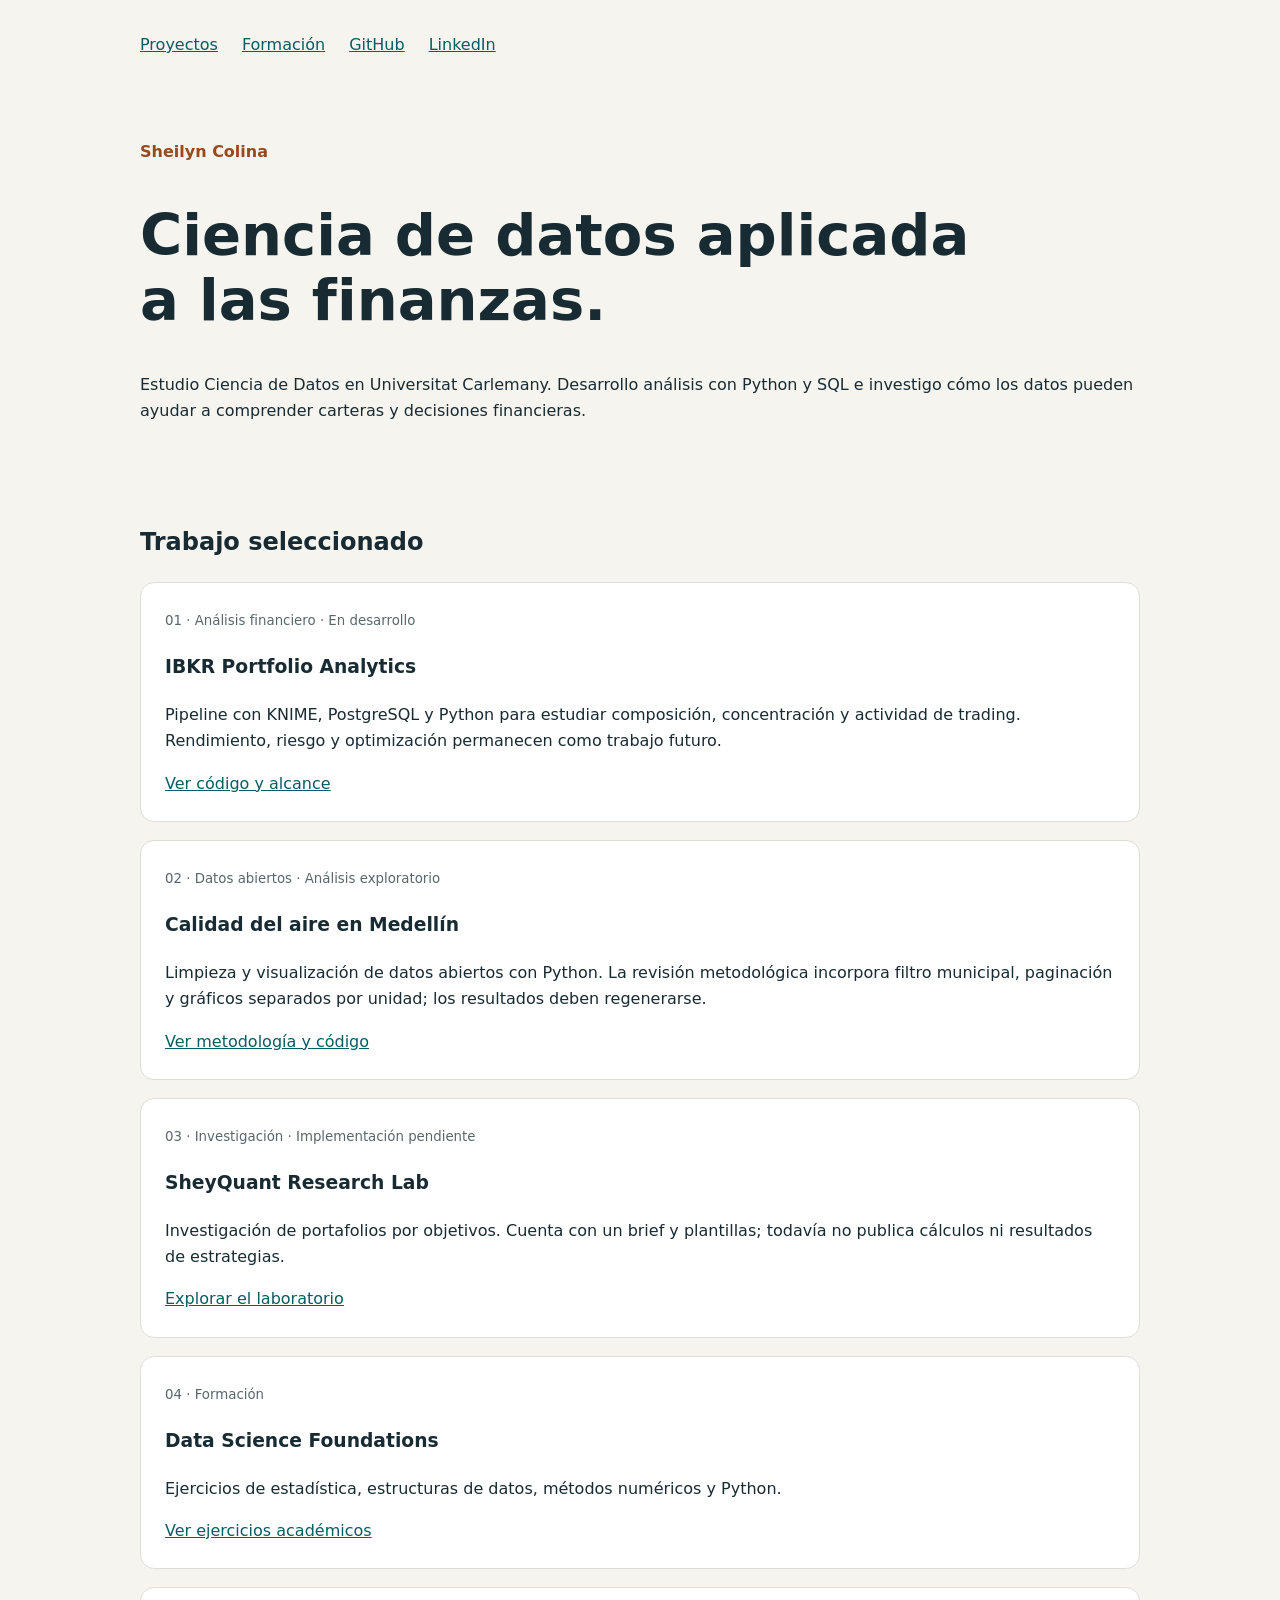
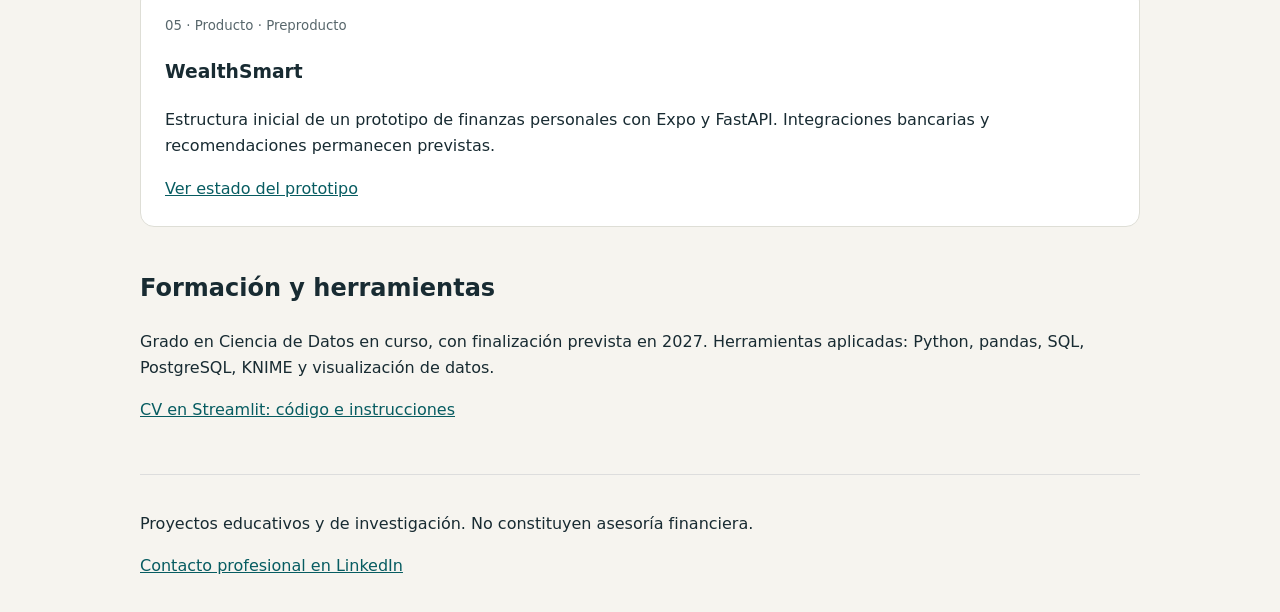
<file: index.html>
<!doctype html>
<html lang="es"><head><meta charset="utf-8"><meta name="viewport" content="width=device-width,initial-scale=1">
<title>Sheilyn Colina | Ciencia de Datos y Finanzas Cuantitativas</title>
<style>
:root{font-family:system-ui,sans-serif;color:#182b32;background:#f6f4ef}body{max-width:1000px;margin:auto;padding:32px 22px;line-height:1.65}nav{display:flex;gap:24px;flex-wrap:wrap}a{color:#075c61}header{padding:65px 0 40px}h1{font-size:clamp(2.1rem,6vw,3.6rem);line-height:1.12;max-width:850px}h2{margin-top:42px}article{background:white;border:1px solid #deded6;border-radius:14px;padding:24px;margin:18px 0}small{color:#58676c}.tag{font-weight:600;color:#9a491c}footer{border-top:1px solid #ddd;margin-top:50px;padding-top:20px}a:focus-visible{outline:3px solid #b65c24;outline-offset:4px}
</style></head><body>
<nav aria-label="Principal"><a href="#proyectos">Proyectos</a><a href="#formacion">Formación</a><a href="https://github.com/sheicol">GitHub</a><a href="https://www.linkedin.com/in/sheilyn-colina-54b09097/">LinkedIn</a></nav>
<header><p class="tag">Sheilyn Colina</p><h1>Ciencia de datos aplicada a las finanzas.</h1><p>Estudio Ciencia de Datos en Universitat Carlemany. Desarrollo análisis con Python y SQL e investigo cómo los datos pueden ayudar a comprender carteras y decisiones financieras.</p></header>
<main><section id="proyectos"><h2>Trabajo seleccionado</h2>
<article><small>01 · Análisis financiero · En desarrollo</small><h3>IBKR Portfolio Analytics</h3><p>Pipeline con KNIME, PostgreSQL y Python para estudiar composición, concentración y actividad de trading. Rendimiento, riesgo y optimización permanecen como trabajo futuro.</p><a href="https://github.com/sheicol/ibkr-quant-portfolio-analysis">Ver código y alcance</a></article>
<article><small>02 · Datos abiertos · Análisis exploratorio</small><h3>Calidad del aire en Medellín</h3><p>Limpieza y visualización de datos abiertos con Python. La revisión metodológica incorpora filtro municipal, paginación y gráficos separados por unidad; los resultados deben regenerarse.</p><a href="https://github.com/sheicol/analisis-calidad-aire-medellin">Ver metodología y código</a></article>
<article><small>03 · Investigación · Implementación pendiente</small><h3>SheyQuant Research Lab</h3><p>Investigación de portafolios por objetivos. Cuenta con un brief y plantillas; todavía no publica cálculos ni resultados de estrategias.</p><a href="https://github.com/sheicol/quant-research-portfolio">Explorar el laboratorio</a></article>
<article><small>04 · Formación</small><h3>Data Science Foundations</h3><p>Ejercicios de estadística, estructuras de datos, métodos numéricos y Python.</p><a href="https://github.com/sheicol/DATA_SCIENCE_CARLEMANY">Ver ejercicios académicos</a></article>
<article><small>05 · Producto · Preproducto</small><h3>WealthSmart</h3><p>Estructura inicial de un prototipo de finanzas personales con Expo y FastAPI. Integraciones bancarias y recomendaciones permanecen previstas.</p><a href="https://github.com/sheicol/wealthsmart">Ver estado del prototipo</a></article>
</section><section id="formacion"><h2>Formación y herramientas</h2><p>Grado en Ciencia de Datos en curso, con finalización prevista en 2027. Herramientas aplicadas: Python, pandas, SQL, PostgreSQL, KNIME y visualización de datos.</p><p><a href="https://github.com/sheicol/Shey-Resume">CV en Streamlit: código e instrucciones</a></p></section></main>
<footer><p>Proyectos educativos y de investigación. No constituyen asesoría financiera.</p><a href="https://www.linkedin.com/in/sheilyn-colina-54b09097/">Contacto profesional en LinkedIn</a></footer></body></html>
</file>
